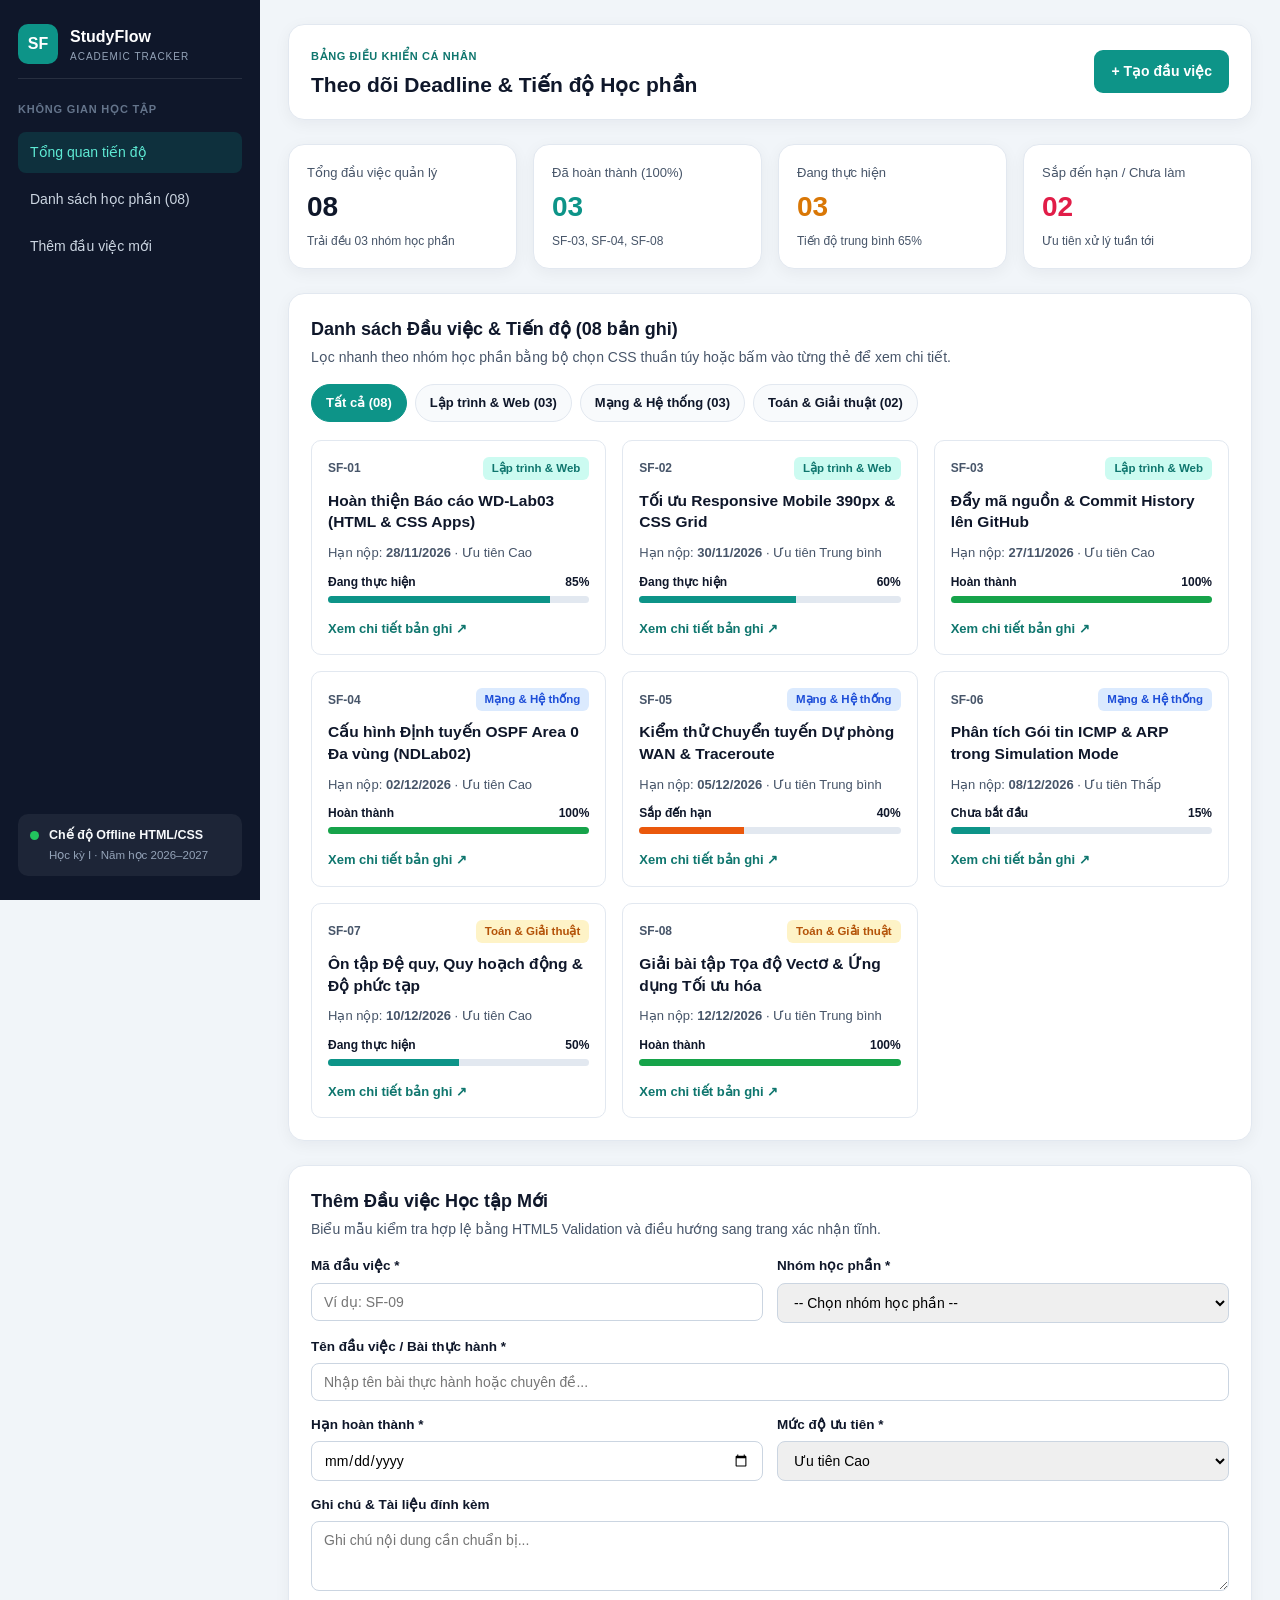
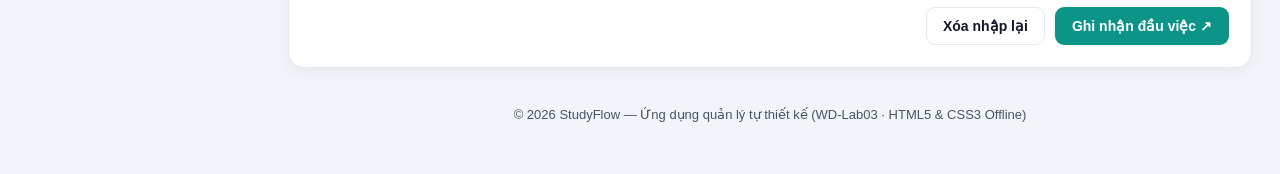
<file: StudyFlow/index.html>
<!DOCTYPE html>
<html lang="vi">
<head>
  <meta charset="utf-8" />
  <meta name="viewport" content="width=device-width, initial-scale=1.0" />
  <meta name="description" content="StudyFlow - Ứng dụng quản lý lịch học, deadline và tiến độ học phần cá nhân" />
  <title>StudyFlow — Quản lý Lịch học & Tiến độ Học phần</title>
  <link rel="stylesheet" href="styles.css" />
</head>
<body>
  <div class="app-shell">
    <!-- SIDEBAR ĐIỀU HƯỚNG -->
    <aside class="sidebar" aria-label="Thanh điều hướng chính">
      <a class="brand" href="index.html">
        <span class="brand-logo" aria-hidden="true">SF</span>
        <span class="brand-text">
          <strong>StudyFlow</strong>
          <small>ACADEMIC TRACKER</small>
        </span>
      </a>

      <p class="nav-caption">KHÔNG GIAN HỌC TẬP</p>
      <nav class="main-nav">
        <a href="#overview" class="nav-link active">Tổng quan tiến độ</a>
        <a href="#records" class="nav-link">Danh sách học phần (08)</a>
        <a href="#add-record" class="nav-link">Thêm đầu việc mới</a>
      </nav>

      <div class="sidebar-card">
        <span class="status-dot"></span>
        <div>
          <strong>Chế độ Offline HTML/CSS</strong>
          <p>Học kỳ I · Năm học 2026–2027</p>
        </div>
      </div>
    </aside>

    <!-- VÙNG NỘI DUNG CHÍNH -->
    <main class="main-content">
      <header class="topbar">
        <div>
          <span class="breadcrumb">BẢNG ĐIỀU KHIỂN CÁ NHÂN</span>
          <h1>Theo dõi Deadline & Tiến độ Học phần</h1>
        </div>
        <a href="#add-record" class="btn btn-primary">+ Tạo đầu việc</a>
      </header>

      <!-- KHU TỔNG QUAN (CHỤP HÌNH S4) -->
      <section id="overview" class="stats-grid" aria-label="Thống kê tổng quan">
        <article class="stat-card">
          <span class="stat-label">Tổng đầu việc quản lý</span>
          <strong class="stat-value">08</strong>
          <span class="stat-sub">Trải đều 03 nhóm học phần</span>
        </article>
        <article class="stat-card accent-teal">
          <span class="stat-label">Đã hoàn thành (100%)</span>
          <strong class="stat-value">03</strong>
          <span class="stat-sub">SF-03, SF-04, SF-08</span>
        </article>
        <article class="stat-card accent-amber">
          <span class="stat-label">Đang thực hiện</span>
          <strong class="stat-value">03</strong>
          <span class="stat-sub">Tiến độ trung bình 65%</span>
        </article>
        <article class="stat-card accent-rose">
          <span class="stat-label">Sắp đến hạn / Chưa làm</span>
          <strong class="stat-value">02</strong>
          <span class="stat-sub">Ưu tiên xử lý tuần tới</span>
        </article>
      </section>

      <!-- KHU DANH SÁCH & BỘ LỌC CSS-ONLY (CHỤP HÌNH S5) -->
      <section id="records" class="records-section" aria-labelledby="records-title">
        <div class="section-head">
          <div>
            <h2 id="records-title">Danh sách Đầu việc & Tiến độ (08 bản ghi)</h2>
            <p>Lọc nhanh theo nhóm học phần bằng bộ chọn CSS thuần túy hoặc bấm vào từng thẻ để xem chi tiết.</p>
          </div>
        </div>

        <!-- RADIO INPUT ẨN ĐIỀU KHIỂN BỘ LỌC -->
        <input type="radio" name="group-filter" id="filter-all" class="sr-only" checked />
        <input type="radio" name="group-filter" id="filter-web" class="sr-only" />
        <input type="radio" name="group-filter" id="filter-net" class="sr-only" />
        <input type="radio" name="group-filter" id="filter-math" class="sr-only" />

        <div class="filter-bar" role="group" aria-label="Bộ lọc nhóm học phần">
          <label for="filter-all" class="filter-pill">Tất cả (08)</label>
          <label for="filter-web" class="filter-pill">Lập trình & Web (03)</label>
          <label for="filter-net" class="filter-pill">Mạng & Hệ thống (03)</label>
          <label for="filter-math" class="filter-pill">Toán & Giải thuật (02)</label>
        </div>

        <div class="records-grid">
          <!-- RECORD 01 -->
          <article class="record-card" data-group="lap-trinh-web">
            <div class="card-top">
              <span class="code-tag">SF-01</span>
              <span class="group-badge badge-web">Lập trình & Web</span>
            </div>
            <h3>Hoàn thiện Báo cáo WD-Lab03 (HTML & CSS Apps)</h3>
            <p class="card-meta">Hạn nộp: <strong>28/11/2026</strong> · Ưu tiên Cao</p>
            <div class="progress-wrap">
              <div class="progress-info"><span>Đang thực hiện</span><span>85%</span></div>
              <div class="progress-bar"><span style="width: 85%"></span></div>
            </div>
            <a href="#detail-sf01" class="btn-detail">Xem chi tiết bản ghi ↗</a>
          </article>

          <!-- RECORD 02 -->
          <article class="record-card" data-group="lap-trinh-web">
            <div class="card-top">
              <span class="code-tag">SF-02</span>
              <span class="group-badge badge-web">Lập trình & Web</span>
            </div>
            <h3>Tối ưu Responsive Mobile 390px & CSS Grid</h3>
            <p class="card-meta">Hạn nộp: <strong>30/11/2026</strong> · Ưu tiên Trung bình</p>
            <div class="progress-wrap">
              <div class="progress-info"><span>Đang thực hiện</span><span>60%</span></div>
              <div class="progress-bar"><span style="width: 60%"></span></div>
            </div>
            <a href="#detail-sf02" class="btn-detail">Xem chi tiết bản ghi ↗</a>
          </article>

          <!-- RECORD 03 -->
          <article class="record-card" data-group="lap-trinh-web">
            <div class="card-top">
              <span class="code-tag">SF-03</span>
              <span class="group-badge badge-web">Lập trình & Web</span>
            </div>
            <h3>Đẩy mã nguồn & Commit History lên GitHub</h3>
            <p class="card-meta">Hạn nộp: <strong>27/11/2026</strong> · Ưu tiên Cao</p>
            <div class="progress-wrap">
              <div class="progress-info"><span>Hoàn thành</span><span>100%</span></div>
              <div class="progress-bar done"><span style="width: 100%"></span></div>
            </div>
            <a href="#detail-sf03" class="btn-detail">Xem chi tiết bản ghi ↗</a>
          </article>

          <!-- RECORD 04 -->
          <article class="record-card" data-group="mang-he-thong">
            <div class="card-top">
              <span class="code-tag">SF-04</span>
              <span class="group-badge badge-net">Mạng & Hệ thống</span>
            </div>
            <h3>Cấu hình Định tuyến OSPF Area 0 Đa vùng (NDLab02)</h3>
            <p class="card-meta">Hạn nộp: <strong>02/12/2026</strong> · Ưu tiên Cao</p>
            <div class="progress-wrap">
              <div class="progress-info"><span>Hoàn thành</span><span>100%</span></div>
              <div class="progress-bar done"><span style="width: 100%"></span></div>
            </div>
            <a href="#detail-sf04" class="btn-detail">Xem chi tiết bản ghi ↗</a>
          </article>

          <!-- RECORD 05 -->
          <article class="record-card" data-group="mang-he-thong">
            <div class="card-top">
              <span class="code-tag">SF-05</span>
              <span class="group-badge badge-net">Mạng & Hệ thống</span>
            </div>
            <h3>Kiểm thử Chuyển tuyến Dự phòng WAN & Traceroute</h3>
            <p class="card-meta">Hạn nộp: <strong>05/12/2026</strong> · Ưu tiên Trung bình</p>
            <div class="progress-wrap">
              <div class="progress-info"><span>Sắp đến hạn</span><span>40%</span></div>
              <div class="progress-bar warn"><span style="width: 40%"></span></div>
            </div>
            <a href="#detail-sf05" class="btn-detail">Xem chi tiết bản ghi ↗</a>
          </article>

          <!-- RECORD 06 -->
          <article class="record-card" data-group="mang-he-thong">
            <div class="card-top">
              <span class="code-tag">SF-06</span>
              <span class="group-badge badge-net">Mạng & Hệ thống</span>
            </div>
            <h3>Phân tích Gói tin ICMP & ARP trong Simulation Mode</h3>
            <p class="card-meta">Hạn nộp: <strong>08/12/2026</strong> · Ưu tiên Thấp</p>
            <div class="progress-wrap">
              <div class="progress-info"><span>Chưa bắt đầu</span><span>15%</span></div>
              <div class="progress-bar"><span style="width: 15%"></span></div>
            </div>
            <a href="#detail-sf06" class="btn-detail">Xem chi tiết bản ghi ↗</a>
          </article>

          <!-- RECORD 07 -->
          <article class="record-card" data-group="toan-giai-thuat">
            <div class="card-top">
              <span class="code-tag">SF-07</span>
              <span class="group-badge badge-math">Toán & Giải thuật</span>
            </div>
            <h3>Ôn tập Đệ quy, Quy hoạch động & Độ phức tạp</h3>
            <p class="card-meta">Hạn nộp: <strong>10/12/2026</strong> · Ưu tiên Cao</p>
            <div class="progress-wrap">
              <div class="progress-info"><span>Đang thực hiện</span><span>50%</span></div>
              <div class="progress-bar"><span style="width: 50%"></span></div>
            </div>
            <a href="#detail-sf07" class="btn-detail">Xem chi tiết bản ghi ↗</a>
          </article>

          <!-- RECORD 08 -->
          <article class="record-card" data-group="toan-giai-thuat">
            <div class="card-top">
              <span class="code-tag">SF-08</span>
              <span class="group-badge badge-math">Toán & Giải thuật</span>
            </div>
            <h3>Giải bài tập Tọa độ Vectơ & Ứng dụng Tối ưu hóa</h3>
            <p class="card-meta">Hạn nộp: <strong>12/12/2026</strong> · Ưu tiên Trung bình</p>
            <div class="progress-wrap">
              <div class="progress-info"><span>Hoàn thành</span><span>100%</span></div>
              <div class="progress-bar done"><span style="width: 100%"></span></div>
            </div>
            <a href="#detail-sf08" class="btn-detail">Xem chi tiết bản ghi ↗</a>
          </article>
        </div>
      </section>

      <!-- BIỂU MẪU THÊM ĐẦU VIỆC (CHỤP HÌNH S6) -->
      <section id="add-record" class="form-section" aria-labelledby="form-title">
        <div class="section-head">
          <div>
            <h2 id="form-title">Thêm Đầu việc Học tập Mới</h2>
            <p>Biểu mẫu kiểm tra hợp lệ bằng HTML5 Validation và điều hướng sang trang xác nhận tĩnh.</p>
          </div>
        </div>

        <form action="form-result.html" method="get" class="study-form">
          <div class="form-grid">
            <div class="form-group">
              <label for="task-code">Mã đầu việc *</label>
              <input id="task-code" name="task_code" type="text" placeholder="Ví dụ: SF-09" minlength="4" maxlength="12" required />
            </div>

            <div class="form-group">
              <label for="task-group">Nhóm học phần *</label>
              <select id="task-group" name="task_group" required>
                <option value="">-- Chọn nhóm học phần --</option>
                <option value="lap-trinh-web">Lập trình & Web</option>
                <option value="mang-he-thong">Mạng & Hệ thống</option>
                <option value="toan-giai-thuat">Toán & Giải thuật</option>
              </select>
            </div>

            <div class="form-group full-span">
              <label for="task-name">Tên đầu việc / Bài thực hành *</label>
              <input id="task-name" name="task_name" type="text" placeholder="Nhập tên bài thực hành hoặc chuyên đề..." minlength="5" required />
            </div>

            <div class="form-group">
              <label for="task-deadline">Hạn hoàn thành *</label>
              <input id="task-deadline" name="task_deadline" type="date" required />
            </div>

            <div class="form-group">
              <label for="task-priority">Mức độ ưu tiên *</label>
              <select id="task-priority" name="task_priority" required>
                <option value="cao">Ưu tiên Cao</option>
                <option value="trung-binh">Ưu tiên Trung bình</option>
                <option value="thap">Ưu tiên Thấp</option>
              </select>
            </div>

            <div class="form-group full-span">
              <label for="task-note">Ghi chú & Tài liệu đính kèm</label>
              <textarea id="task-note" name="task_note" rows="3" placeholder="Ghi chú nội dung cần chuẩn bị..."></textarea>
            </div>
          </div>

          <div class="form-actions">
            <button type="reset" class="btn btn-ghost">Xóa nhập lại</button>
            <button type="submit" class="btn btn-primary">Ghi nhận đầu việc ↗</button>
          </div>
        </form>
      </section>

      <footer class="site-footer">
        <p>© 2026 StudyFlow — Ứng dụng quản lý tự thiết kế (WD-Lab03 · HTML5 & CSS3 Offline)</p>
      </footer>
    </main>
  </div>

  <!-- CÁC CỬA SỔ CHI TIẾT BẢN GHI BẰNG :TARGET -->
  <section class="modal" id="detail-sf01" aria-label="Chi tiết SF-01">
    <a class="modal-backdrop" href="#records" aria-label="Đóng"></a>
    <div class="modal-box">
      <a class="modal-close" href="#records" title="Đóng">×</a>
      <span class="group-badge badge-web">SF-01 · Lập trình & Web</span>
      <h2>Hoàn thiện Báo cáo WD-Lab03 (HTML & CSS Apps)</h2>
      <p><strong>Hạn hoàn thành:</strong> 28/11/2026 | <strong>Tiến độ:</strong> 85%</p>
      <p><strong>Nội dung chi tiết:</strong> Hoàn tất đối chiếu Before/After ứng dụng WanderLens, xây dựng ứng dụng mới StudyFlow, giải thích 12 trích đoạn code và xuất file PDF đúng quy cách.</p>
      <a href="#records" class="btn btn-primary">Đóng cửa sổ</a>
    </div>
  </section>

  <section class="modal" id="detail-sf02" aria-label="Chi tiết SF-02">
    <a class="modal-backdrop" href="#records" aria-label="Đóng"></a>
    <div class="modal-box">
      <a class="modal-close" href="#records" title="Đóng">×</a>
      <span class="group-badge badge-web">SF-02 · Lập trình & Web</span>
      <h2>Tối ưu Responsive Mobile 390px & CSS Grid</h2>
      <p><strong>Hạn hoàn thành:</strong> 30/11/2026 | <strong>Tiến độ:</strong> 60%</p>
      <p><strong>Nội dung chi tiết:</strong> Kiểm thử breakpoint 1024px, 768px và 390px trên Chrome DevTools, đảm bảo lưới card tự co giãn 1 cột trên điện thoại và không tràn ngang.</p>
      <a href="#records" class="btn btn-primary">Đóng cửa sổ</a>
    </div>
  </section>

  <section class="modal" id="detail-sf03" aria-label="Chi tiết SF-03">
    <a class="modal-backdrop" href="#records" aria-label="Đóng"></a>
    <div class="modal-box">
      <a class="modal-close" href="#records" title="Đóng">×</a>
      <span class="group-badge badge-web">SF-03 · Lập trình & Web</span>
      <h2>Đẩy mã nguồn & Commit History lên GitHub</h2>
      <p><strong>Hạn hoàn thành:</strong> 27/11/2026 | <strong>Tiến độ:</strong> 100% (Hoàn thành)</p>
      <p><strong>Nội dung chi tiết:</strong> Tổ chức 02 thư mục dự án độc lập, viết README.md và thực hiện commit theo từng giai đoạn lên nhánh main.</p>
      <a href="#records" class="btn btn-primary">Đóng cửa sổ</a>
    </div>
  </section>

  <section class="modal" id="detail-sf04" aria-label="Chi tiết SF-04">
    <a class="modal-backdrop" href="#records" aria-label="Đóng"></a>
    <div class="modal-box">
      <a class="modal-close" href="#records" title="Đóng">×</a>
      <span class="group-badge badge-net">SF-04 · Mạng & Hệ thống</span>
      <h2>Cấu hình Định tuyến OSPF Area 0 Đa vùng (NDLab02)</h2>
      <p><strong>Hạn hoàn thành:</strong> 02/12/2026 | <strong>Tiến độ:</strong> 100% (Hoàn thành)</p>
      <p><strong>Nội dung chi tiết:</strong> Triển khai mô hình 4 Router (R1–R4), 4 Switch, 10 PC, gán IP subnet /24, cấu hình clock rate đầu DCE và kích hoạt OSPF process 1 Area 0.</p>
      <a href="#records" class="btn btn-primary">Đóng cửa sổ</a>
    </div>
  </section>

  <section class="modal" id="detail-sf05" aria-label="Chi tiết SF-05">
    <a class="modal-backdrop" href="#records" aria-label="Đóng"></a>
    <div class="modal-box">
      <a class="modal-close" href="#records" title="Đóng">×</a>
      <span class="group-badge badge-net">SF-05 · Mạng & Hệ thống</span>
      <h2>Kiểm thử Chuyển tuyến Dự phòng WAN & Traceroute</h2>
      <p><strong>Hạn hoàn thành:</strong> 05/12/2026 | <strong>Tiến độ:</strong> 40% (Sắp đến hạn)</p>
      <p><strong>Nội dung chi tiết:</strong> Ngắt liên kết Serial chính giữa R1–R3, đo thời gian hội tụ OSPF và đối chiếu bảng định tuyến trước/sau failover bằng lệnh tracert.</p>
      <a href="#records" class="btn btn-primary">Đóng cửa sổ</a>
    </div>
  </section>

  <section class="modal" id="detail-sf06" aria-label="Chi tiết SF-06">
    <a class="modal-backdrop" href="#records" aria-label="Đóng"></a>
    <div class="modal-box">
      <a class="modal-close" href="#records" title="Đóng">×</a>
      <span class="group-badge badge-net">SF-06 · Mạng & Hệ thống</span>
      <h2>Phân tích Gói tin ICMP & ARP trong Simulation Mode</h2>
      <p><strong>Hạn hoàn thành:</strong> 08/12/2026 | <strong>Tiến độ:</strong> 15% (Chưa bắt đầu)</p>
      <p><strong>Nội dung chi tiết:</strong> Chụp PDU Details qua các chặng nhảy từ PC0 đến PC9 để phân tích sự thay đổi địa chỉ MAC nguồn/đích và chỉ số TTL.</p>
      <a href="#records" class="btn btn-primary">Đóng cửa sổ</a>
    </div>
  </section>

  <section class="modal" id="detail-sf07" aria-label="Chi tiết SF-07">
    <a class="modal-backdrop" href="#records" aria-label="Đóng"></a>
    <div class="modal-box">
      <a class="modal-close" href="#records" title="Đóng">×</a>
      <span class="group-badge badge-math">SF-07 · Toán & Giải thuật</span>
      <h2>Ôn tập Đệ quy, Quy hoạch động & Độ phức tạp</h2>
      <p><strong>Hạn hoàn thành:</strong> 10/12/2026 | <strong>Tiến độ:</strong> 50% (Đang thực hiện)</p>
      <p><strong>Nội dung chi tiết:</strong> Hệ thống hóa công thức truy hồi, đánh giá độ phức tạp Big-O và luyện tập 15 bài toán tối ưu hóa kinh điển.</p>
      <a href="#records" class="btn btn-primary">Đóng cửa sổ</a>
    </div>
  </section>

  <section class="modal" id="detail-sf08" aria-label="Chi tiết SF-08">
    <a class="modal-backdrop" href="#records" aria-label="Đóng"></a>
    <div class="modal-box">
      <a class="modal-close" href="#records" title="Đóng">×</a>
      <span class="group-badge badge-math">SF-08 · Toán & Giải thuật</span>
      <h2>Giải bài tập Tọa độ Vectơ & Ứng dụng Tối ưu hóa</h2>
      <p><strong>Hạn hoàn thành:</strong> 12/12/2026 | <strong>Tiến độ:</strong> 100% (Hoàn thành)</p>
      <p><strong>Nội dung chi tiết:</strong> Hoàn thiện bộ lời giải chi tiết các bài toán tọa độ Oxy/Oxyz và bài toán cực trị ứng dụng thực tế.</p>
      <a href="#records" class="btn btn-primary">Đóng cửa sổ</a>
    </div>
  </section>
</body>
</html>
</file>
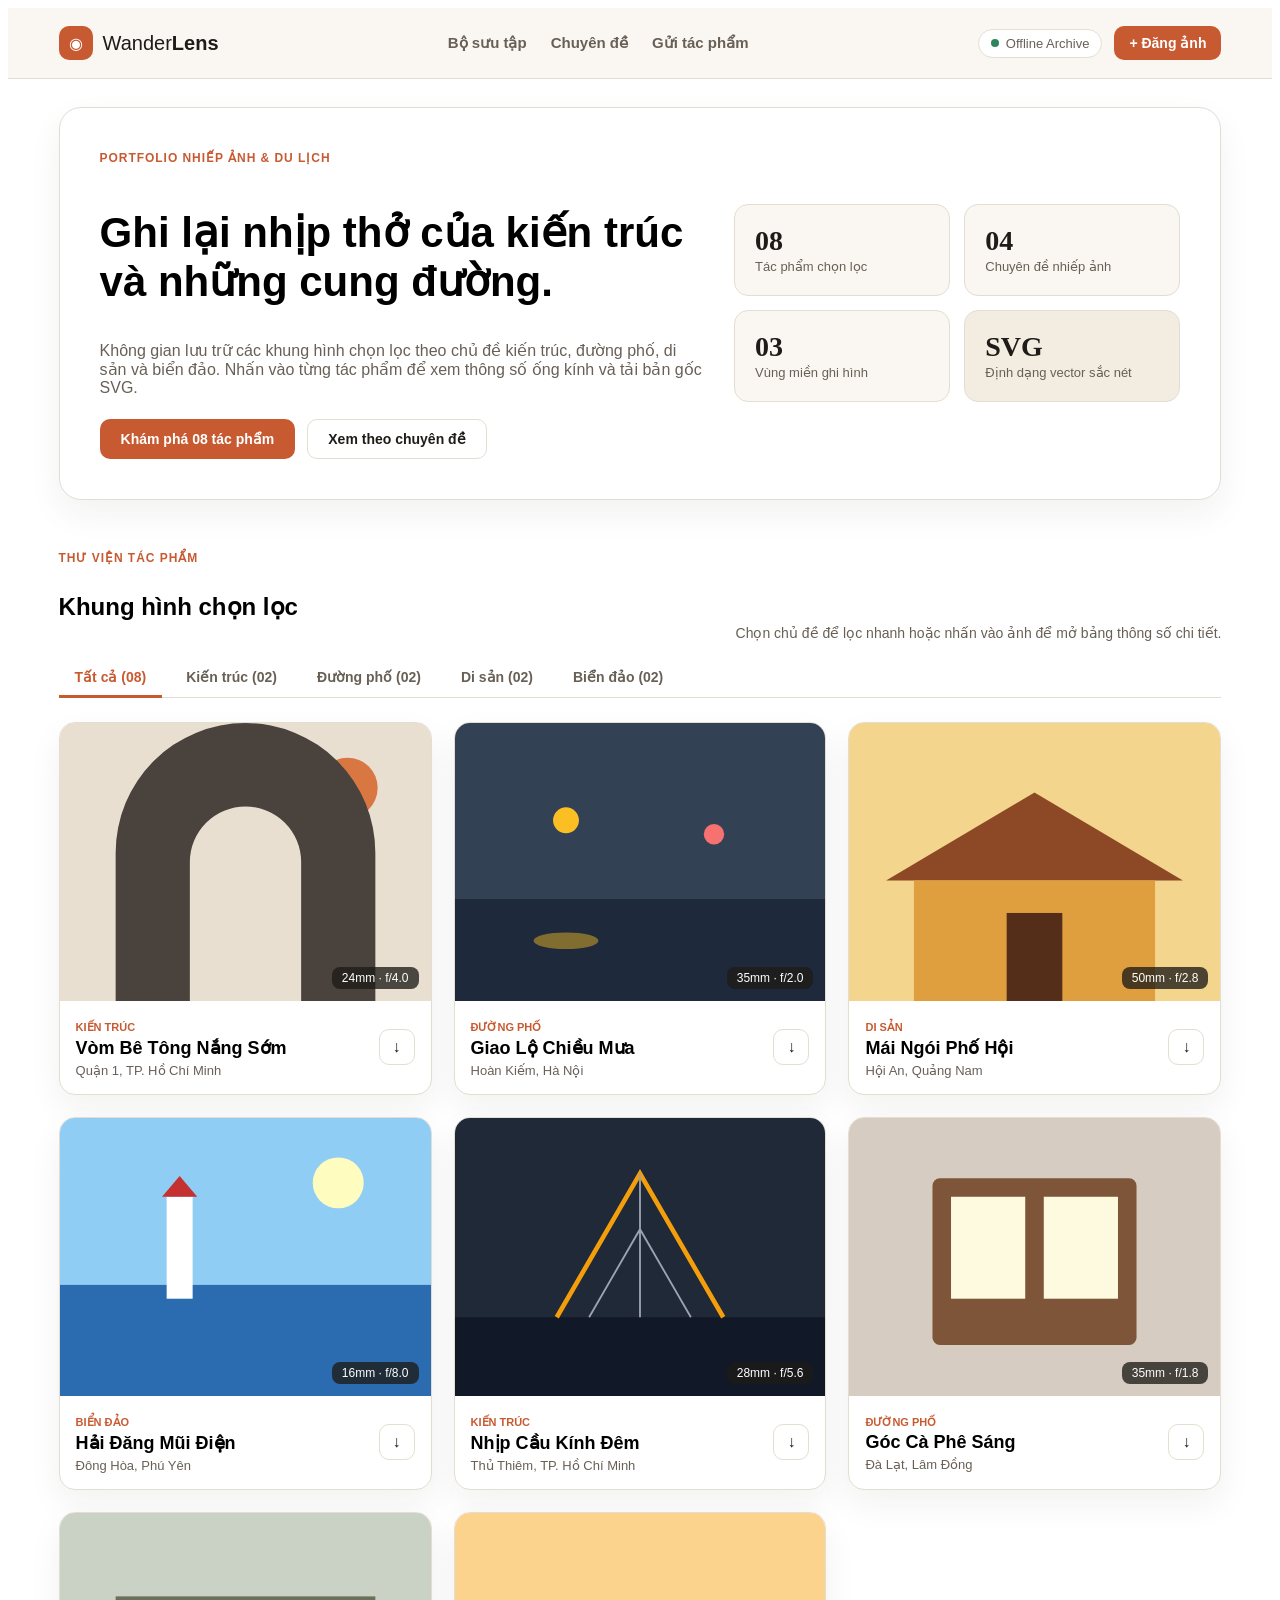
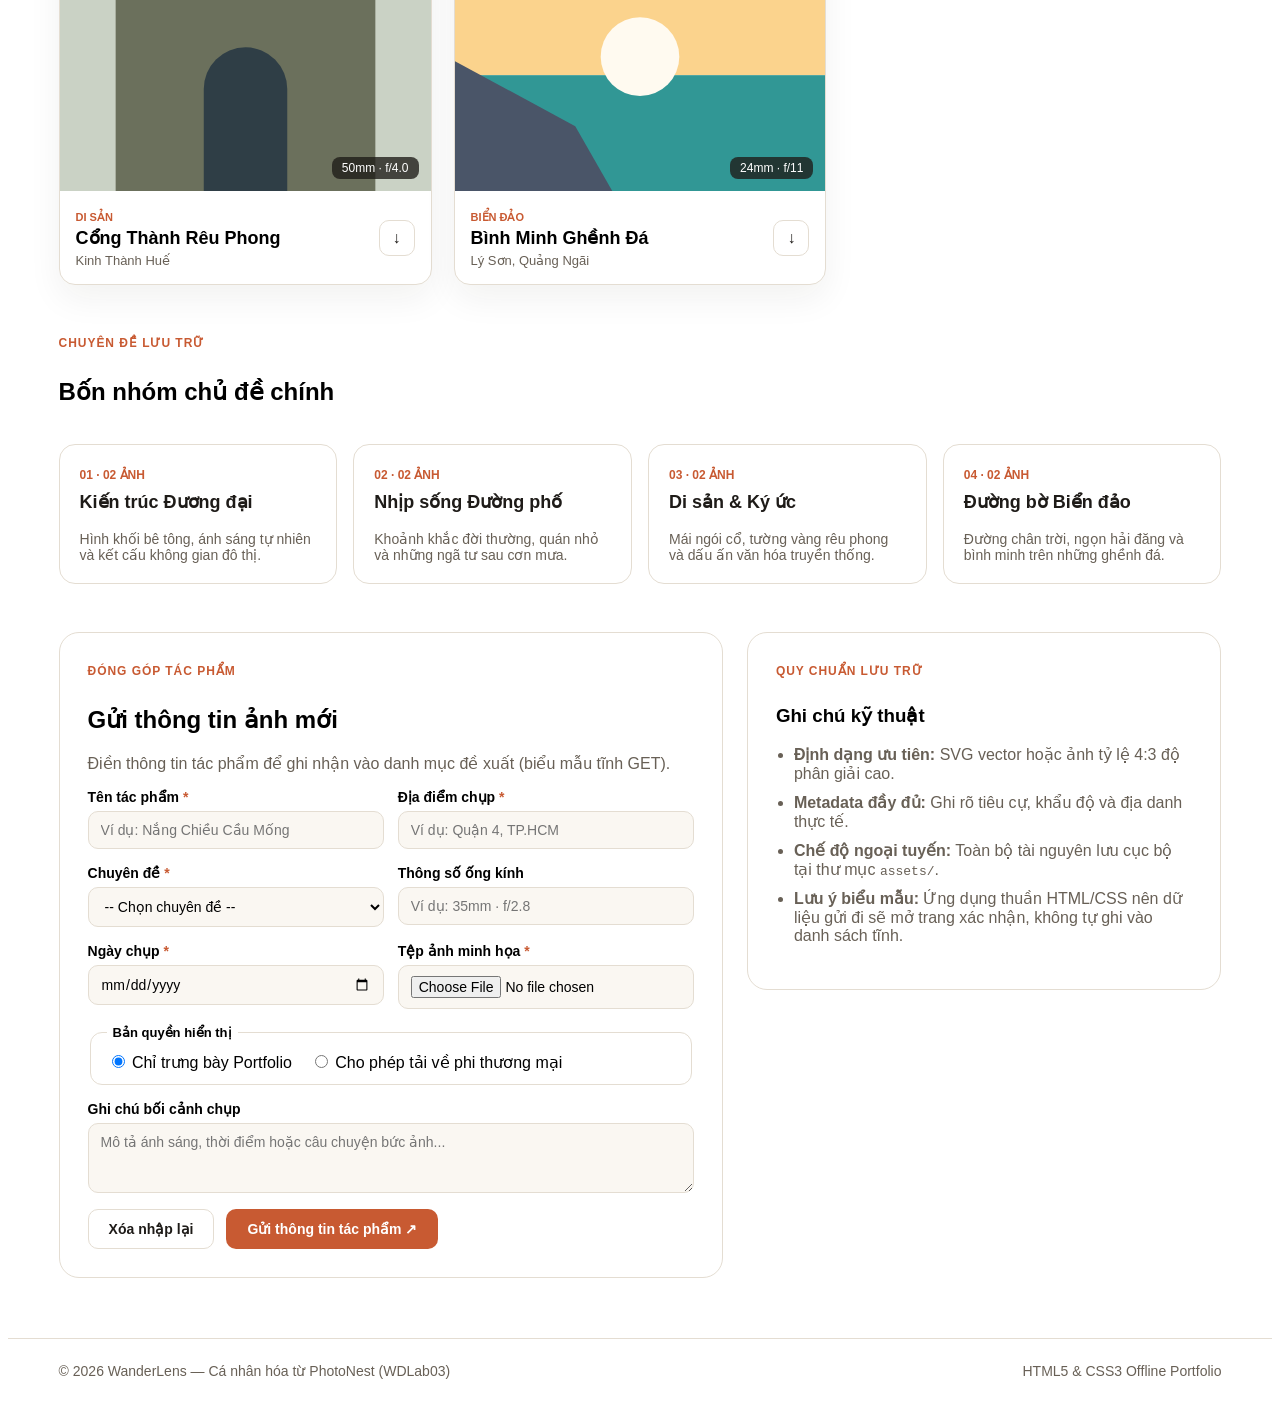
<file: Wanderlens/index.html>
<!DOCTYPE html>
<html lang="vi">
<head>
  <meta charset="utf-8" />
  <meta name="viewport" content="width=device-width, initial-scale=1" />
  <meta name="description" content="WanderLens — Bộ sưu tập Nhiếp ảnh Kiến trúc & Du lịch" />
  <title>WanderLens | Bộ sưu tập Nhiếp ảnh &amp; Du lịch</title>
  <link rel="stylesheet" href="styles.css" />
</head>
<body>
  <header class="site-header">
    <div class="container header-inner">
      <a class="brand" href="index.html">
        <span class="brand-mark" aria-hidden="true">◉</span>
        <span class="brand-text">Wander<strong>Lens</strong></span>
      </a>
      <nav class="main-nav" aria-label="Điều hướng chính">
        <a href="#gallery">Bộ sưu tập</a>
        <a href="#curated">Chuyên đề</a>
        <a href="#submit-photo">Gửi tác phẩm</a>
      </nav>
      <div class="header-status">
        <span class="offline-pill"><i class="dot" aria-hidden="true"></i>Offline Archive</span>
        <a class="btn btn-primary btn-sm" href="#submit-photo">+ Đăng ảnh</a>
      </div>
    </div>
  </header>

  <main class="container">
    <!-- SPLIT EDITORIAL HERO -->
    <section class="hero" aria-label="Giới thiệu WanderLens">
      <div class="hero-content">
        <span class="eyebrow">PORTFOLIO NHIẾP ẢNH &amp; DU LỊCH</span>
        <h1>Ghi lại nhịp thở của kiến trúc và những cung đường.</h1>
        <p>
          Không gian lưu trữ các khung hình chọn lọc theo chủ đề kiến trúc, đường phố, di sản và biển đảo.
          Nhấn vào từng tác phẩm để xem thông số ống kính và tải bản gốc SVG.
        </p>
        <div class="hero-actions">
          <a class="btn btn-primary" href="#gallery">Khám phá 08 tác phẩm</a>
          <a class="btn btn-ghost" href="#curated">Xem theo chuyên đề</a>
        </div>
      </div>

      <div class="hero-stats" aria-label="Thống kê bộ sưu tập">
        <div class="stat-box">
          <strong>08</strong>
          <span>Tác phẩm chọn lọc</span>
        </div>
        <div class="stat-box">
          <strong>04</strong>
          <span>Chuyên đề nhiếp ảnh</span>
        </div>
        <div class="stat-box">
          <strong>03</strong>
          <span>Vùng miền ghi hình</span>
        </div>
        <div class="stat-box stat-highlight">
          <strong>SVG</strong>
          <span>Định dạng vector sắc nét</span>
        </div>
      </div>
    </section>

    <!-- GALLERY & CSS-ONLY RADIO FILTER -->
    <section id="gallery" class="section-block">
      <div class="section-heading">
        <div>
          <span class="eyebrow">THƯ VIỆN TÁC PHẨM</span>
          <h2>Khung hình chọn lọc</h2>
        </div>
        <p class="section-note">Chọn chủ đề để lọc nhanh hoặc nhấn vào ảnh để mở bảng thông số chi tiết.</p>
      </div>

      <div class="filter-system">
        <input type="radio" name="lens-filter" id="f-all" class="filter-radio" checked />
        <input type="radio" name="lens-filter" id="f-arch" class="filter-radio" />
        <input type="radio" name="lens-filter" id="f-street" class="filter-radio" />
        <input type="radio" name="lens-filter" id="f-heritage" class="filter-radio" />
        <input type="radio" name="lens-filter" id="f-coast" class="filter-radio" />

        <div class="filter-tabs" role="group" aria-label="Lọc theo chuyên đề">
          <label for="f-all">Tất cả (08)</label>
          <label for="f-arch">Kiến trúc (02)</label>
          <label for="f-street">Đường phố (02)</label>
          <label for="f-heritage">Di sản (02)</label>
          <label for="f-coast">Biển đảo (02)</label>
        </div>

        <div class="photo-grid">
          <!-- 01 -->
          <article class="photo-card cat-arch">
            <a class="thumb-link" href="#work-1" aria-label="Xem chi tiết Vòm Bê Tông Nắng Sớm">
              <img src="assets/arch-01.svg" alt="Vòm Bê Tông Nắng Sớm" width="800" height="600" loading="lazy" />
              <span class="exif-badge">24mm · f/4.0</span>
            </a>
            <div class="card-body">
              <div>
                <span class="cat-label">Kiến trúc</span>
                <h3>Vòm Bê Tông Nắng Sớm</h3>
                <p class="location">Quận 1, TP. Hồ Chí Minh</p>
              </div>
              <a class="dl-btn" href="assets/arch-01.svg" download="arch-01.svg" title="Tải ảnh SVG">↓</a>
            </div>
          </article>

          <!-- 02 -->
          <article class="photo-card cat-street">
            <a class="thumb-link" href="#work-2" aria-label="Xem chi tiết Giao Lộ Chiều Mưa">
              <img src="assets/street-01.svg" alt="Giao Lộ Chiều Mưa" width="800" height="600" loading="lazy" />
              <span class="exif-badge">35mm · f/2.0</span>
            </a>
            <div class="card-body">
              <div>
                <span class="cat-label">Đường phố</span>
                <h3>Giao Lộ Chiều Mưa</h3>
                <p class="location">Hoàn Kiếm, Hà Nội</p>
              </div>
              <a class="dl-btn" href="assets/street-01.svg" download="street-01.svg" title="Tải ảnh SVG">↓</a>
            </div>
          </article>

          <!-- 03 -->
          <article class="photo-card cat-heritage">
            <a class="thumb-link" href="#work-3" aria-label="Xem chi tiết Mái Ngói Phố Hội">
              <img src="assets/heritage-01.svg" alt="Mái Ngói Phố Hội" width="800" height="600" loading="lazy" />
              <span class="exif-badge">50mm · f/2.8</span>
            </a>
            <div class="card-body">
              <div>
                <span class="cat-label">Di sản</span>
                <h3>Mái Ngói Phố Hội</h3>
                <p class="location">Hội An, Quảng Nam</p>
              </div>
              <a class="dl-btn" href="assets/heritage-01.svg" download="heritage-01.svg" title="Tải ảnh SVG">↓</a>
            </div>
          </article>

          <!-- 04 -->
          <article class="photo-card cat-coast">
            <a class="thumb-link" href="#work-4" aria-label="Xem chi tiết Hải Đăng Mũi Điện">
              <img src="assets/coast-01.svg" alt="Hải Đăng Mũi Điện" width="800" height="600" loading="lazy" />
              <span class="exif-badge">16mm · f/8.0</span>
            </a>
            <div class="card-body">
              <div>
                <span class="cat-label">Biển đảo</span>
                <h3>Hải Đăng Mũi Điện</h3>
                <p class="location">Đông Hòa, Phú Yên</p>
              </div>
              <a class="dl-btn" href="assets/coast-01.svg" download="coast-01.svg" title="Tải ảnh SVG">↓</a>
            </div>
          </article>

          <!-- 05 -->
          <article class="photo-card cat-arch">
            <a class="thumb-link" href="#work-5" aria-label="Xem chi tiết Nhịp Cầu Kính Đêm">
              <img src="assets/arch-02.svg" alt="Nhịp Cầu Kính Đêm" width="800" height="600" loading="lazy" />
              <span class="exif-badge">28mm · f/5.6</span>
            </a>
            <div class="card-body">
              <div>
                <span class="cat-label">Kiến trúc</span>
                <h3>Nhịp Cầu Kính Đêm</h3>
                <p class="location">Thủ Thiêm, TP. Hồ Chí Minh</p>
              </div>
              <a class="dl-btn" href="assets/arch-02.svg" download="arch-02.svg" title="Tải ảnh SVG">↓</a>
            </div>
          </article>

          <!-- 06 -->
          <article class="photo-card cat-street">
            <a class="thumb-link" href="#work-6" aria-label="Xem chi tiết Góc Cà Phê Sáng">
              <img src="assets/street-02.svg" alt="Góc Cà Phê Sáng" width="800" height="600" loading="lazy" />
              <span class="exif-badge">35mm · f/1.8</span>
            </a>
            <div class="card-body">
              <div>
                <span class="cat-label">Đường phố</span>
                <h3>Góc Cà Phê Sáng</h3>
                <p class="location">Đà Lạt, Lâm Đồng</p>
              </div>
              <a class="dl-btn" href="assets/street-02.svg" download="street-02.svg" title="Tải ảnh SVG">↓</a>
            </div>
          </article>

          <!-- 07 -->
          <article class="photo-card cat-heritage">
            <a class="thumb-link" href="#work-7" aria-label="Xem chi tiết Cổng Thành Rêu Phong">
              <img src="assets/heritage-02.svg" alt="Cổng Thành Rêu Phong" width="800" height="600" loading="lazy" />
              <span class="exif-badge">50mm · f/4.0</span>
            </a>
            <div class="card-body">
              <div>
                <span class="cat-label">Di sản</span>
                <h3>Cổng Thành Rêu Phong</h3>
                <p class="location">Kinh Thành Huế</p>
              </div>
              <a class="dl-btn" href="assets/heritage-02.svg" download="heritage-02.svg" title="Tải ảnh SVG">↓</a>
            </div>
          </article>

          <!-- 08 -->
          <article class="photo-card cat-coast">
            <a class="thumb-link" href="#work-8" aria-label="Xem chi tiết Bình Minh Ghềnh Đá">
              <img src="assets/coast-02.svg" alt="Bình Minh Ghềnh Đá" width="800" height="600" loading="lazy" />
              <span class="exif-badge">24mm · f/11</span>
            </a>
            <div class="card-body">
              <div>
                <span class="cat-label">Biển đảo</span>
                <h3>Bình Minh Ghềnh Đá</h3>
                <p class="location">Lý Sơn, Quảng Ngãi</p>
              </div>
              <a class="dl-btn" href="assets/coast-02.svg" download="coast-02.svg" title="Tải ảnh SVG">↓</a>
            </div>
          </article>
        </div>
      </div>
    </section>

    <!-- CURATED COLLECTIONS -->
    <section id="curated" class="section-block">
      <div class="section-heading">
        <div>
          <span class="eyebrow">CHUYÊN ĐỀ LƯU TRỮ</span>
          <h2>Bốn nhóm chủ đề chính</h2>
        </div>
      </div>
      <div class="curated-grid">
        <a class="curated-card" href="#gallery">
          <span class="curated-num">01 · 02 ẢNH</span>
          <h3>Kiến trúc Đương đại</h3>
          <p>Hình khối bê tông, ánh sáng tự nhiên và kết cấu không gian đô thị.</p>
        </a>
        <a class="curated-card" href="#gallery">
          <span class="curated-num">02 · 02 ẢNH</span>
          <h3>Nhịp sống Đường phố</h3>
          <p>Khoảnh khắc đời thường, quán nhỏ và những ngã tư sau cơn mưa.</p>
        </a>
        <a class="curated-card" href="#gallery">
          <span class="curated-num">03 · 02 ẢNH</span>
          <h3>Di sản &amp; Ký ức</h3>
          <p>Mái ngói cổ, tường vàng rêu phong và dấu ấn văn hóa truyền thống.</p>
        </a>
        <a class="curated-card" href="#gallery">
          <span class="curated-num">04 · 02 ẢNH</span>
          <h3>Đường bờ Biển đảo</h3>
          <p>Đường chân trời, ngọn hải đăng và bình minh trên những ghềnh đá.</p>
        </a>
      </div>
    </section>

    <!-- SUBMIT PHOTO FORM (2 COLUMNS) -->
    <section id="submit-photo" class="section-block">
      <div class="submit-layout">
        <div class="form-panel">
          <span class="eyebrow">ĐÓNG GÓP TÁC PHẨM</span>
          <h2>Gửi thông tin ảnh mới</h2>
          <p class="form-desc">Điền thông tin tác phẩm để ghi nhận vào danh mục đề xuất (biểu mẫu tĩnh GET).</p>

          <form action="form-result.html" method="get" class="editorial-form">
            <div class="form-row">
              <div class="field">
                <label for="w-title">Tên tác phẩm <span class="req">*</span></label>
                <input id="w-title" name="title" type="text" minlength="3" maxlength="80" placeholder="Ví dụ: Nắng Chiều Cầu Mống" required />
              </div>
              <div class="field">
                <label for="w-location">Địa điểm chụp <span class="req">*</span></label>
                <input id="w-location" name="location" type="text" placeholder="Ví dụ: Quận 4, TP.HCM" required />
              </div>
            </div>

            <div class="form-row">
              <div class="field">
                <label for="w-category">Chuyên đề <span class="req">*</span></label>
                <select id="w-category" name="category" required>
                  <option value="">-- Chọn chuyên đề --</option>
                  <option value="arch">Kiến trúc</option>
                  <option value="street">Đường phố</option>
                  <option value="heritage">Di sản</option>
                  <option value="coast">Biển đảo</option>
                </select>
              </div>
              <div class="field">
                <label for="w-lens">Thông số ống kính</label>
                <input id="w-lens" name="lens" type="text" placeholder="Ví dụ: 35mm · f/2.8" />
              </div>
            </div>

            <div class="form-row">
              <div class="field">
                <label for="w-date">Ngày chụp <span class="req">*</span></label>
                <input id="w-date" name="shot_date" type="date" required />
              </div>
              <div class="field">
                <label for="w-file">Tệp ảnh minh họa <span class="req">*</span></label>
                <input id="w-file" name="photo_file" type="file" accept="image/*" required />
              </div>
            </div>

            <fieldset class="radio-group">
              <legend>Bản quyền hiển thị</legend>
              <label><input type="radio" name="license" value="portfolio" checked /> Chỉ trưng bày Portfolio</label>
              <label><input type="radio" name="license" value="cc" /> Cho phép tải về phi thương mại</label>
            </fieldset>

            <div class="field">
              <label for="w-story">Ghi chú bối cảnh chụp</label>
              <textarea id="w-story" name="story" rows="3" placeholder="Mô tả ánh sáng, thời điểm hoặc câu chuyện bức ảnh..."></textarea>
            </div>

            <div class="form-buttons">
              <button type="reset" class="btn btn-ghost">Xóa nhập lại</button>
              <button type="submit" class="btn btn-primary">Gửi thông tin tác phẩm ↗</button>
            </div>
          </form>
        </div>

        <aside class="guide-panel">
          <span class="eyebrow">QUY CHUẨN LƯU TRỮ</span>
          <h3>Ghi chú kỹ thuật</h3>
          <ul>
            <li><strong>Định dạng ưu tiên:</strong> SVG vector hoặc ảnh tỷ lệ 4:3 độ phân giải cao.</li>
            <li><strong>Metadata đầy đủ:</strong> Ghi rõ tiêu cự, khẩu độ và địa danh thực tế.</li>
            <li><strong>Chế độ ngoại tuyến:</strong> Toàn bộ tài nguyên lưu cục bộ tại thư mục <code>assets/</code>.</li>
            <li><strong>Lưu ý biểu mẫu:</strong> Ứng dụng thuần HTML/CSS nên dữ liệu gửi đi sẽ mở trang xác nhận, không tự ghi vào danh sách tĩnh.</li>
          </ul>
        </aside>
      </div>
    </section>
  </main>

  <!-- SPLIT INSPECTOR MODALS (:target) -->
  <section id="work-1" class="modal" aria-label="Chi tiết Vòm Bê Tông Nắng Sớm">
    <a class="modal-backdrop" href="#gallery" aria-label="Đóng cửa sổ"></a>
    <div class="modal-card">
      <a class="modal-close" href="#gallery" aria-label="Đóng">×</a>
      <div class="modal-media"><img src="assets/arch-01.svg" alt="Vòm Bê Tông Nắng Sớm" /></div>
      <div class="modal-info">
        <span class="eyebrow">KIẾN TRÚC · #ARCH-01</span>
        <h2>Vòm Bê Tông Nắng Sớm</h2>
        <p class="modal-desc">Ánh nắng xiên lúc 7 giờ sáng tạo mảng tương phản hình học trên kết cấu vòm bê tông trần tại trung tâm Sài Gòn.</p>
        <dl class="exif-list">
          <dt>Địa điểm</dt><dd>Quận 1, TP. Hồ Chí Minh</dd>
          <dt>Thông số</dt><dd>24mm · f/4.0 · ISO 100</dd>
          <dt>Định dạng</dt><dd>Vector SVG (800 × 600)</dd>
        </dl>
        <a class="btn btn-primary" href="assets/arch-01.svg" download="arch-01.svg">↓ Tải bản gốc SVG</a>
      </div>
    </div>
  </section>

  <section id="work-2" class="modal" aria-label="Chi tiết Giao Lộ Chiều Mưa">
    <a class="modal-backdrop" href="#gallery" aria-label="Đóng cửa sổ"></a>
    <div class="modal-card">
      <a class="modal-close" href="#gallery" aria-label="Đóng">×</a>
      <div class="modal-media"><img src="assets/street-01.svg" alt="Giao Lộ Chiều Mưa" /></div>
      <div class="modal-info">
        <span class="eyebrow">ĐƯỜNG PHỐ · #STR-01</span>
        <h2>Giao Lộ Chiều Mưa</h2>
        <p class="modal-desc">Mặt đường phản chiếu ánh đèn vàng và sắc xanh trầm mặc sau cơn mưa rào phố cổ.</p>
        <dl class="exif-list">
          <dt>Địa điểm</dt><dd>Hoàn Kiếm, Hà Nội</dd>
          <dt>Thông số</dt><dd>35mm · f/2.0 · ISO 400</dd>
          <dt>Định dạng</dt><dd>Vector SVG (800 × 600)</dd>
        </dl>
        <a class="btn btn-primary" href="assets/street-01.svg" download="street-01.svg">↓ Tải bản gốc SVG</a>
      </div>
    </div>
  </section>

  <section id="work-3" class="modal" aria-label="Chi tiết Mái Ngói Phố Hội">
    <a class="modal-backdrop" href="#gallery" aria-label="Đóng cửa sổ"></a>
    <div class="modal-card">
      <a class="modal-close" href="#gallery" aria-label="Đóng">×</a>
      <div class="modal-media"><img src="assets/heritage-01.svg" alt="Mái Ngói Phố Hội" /></div>
      <div class="modal-info">
        <span class="eyebrow">DI SẢN · #HER-01</span>
        <h2>Mái Ngói Phố Hội</h2>
        <p class="modal-desc">Những lớp ngói âm dương xếp tầng dưới nắng chiều vàng ấm đặc trưng của khu phố cổ Hội An.</p>
        <dl class="exif-list">
          <dt>Địa điểm</dt><dd>Hội An, Quảng Nam</dd>
          <dt>Thông số</dt><dd>50mm · f/2.8 · ISO 160</dd>
          <dt>Định dạng</dt><dd>Vector SVG (800 × 600)</dd>
        </dl>
        <a class="btn btn-primary" href="assets/heritage-01.svg" download="heritage-01.svg">↓ Tải bản gốc SVG</a>
      </div>
    </div>
  </section>

  <section id="work-4" class="modal" aria-label="Chi tiết Hải Đăng Mũi Điện">
    <a class="modal-backdrop" href="#gallery" aria-label="Đóng cửa sổ"></a>
    <div class="modal-card">
      <a class="modal-close" href="#gallery" aria-label="Đóng">×</a>
      <div class="modal-media"><img src="assets/coast-01.svg" alt="Hải Đăng Mũi Điện" /></div>
      <div class="modal-info">
        <span class="eyebrow">BIỂN ĐẢO · #COA-01</span>
        <h2>Hải Đăng Mũi Điện</h2>
        <p class="modal-desc">Góc rộng hướng ra đường chân trời nơi đón ánh bình minh đầu tiên trên đất liền.</p>
        <dl class="exif-list">
          <dt>Địa điểm</dt><dd>Đông Hòa, Phú Yên</dd>
          <dt>Thông số</dt><dd>16mm · f/8.0 · ISO 100</dd>
          <dt>Định dạng</dt><dd>Vector SVG (800 × 600)</dd>
        </dl>
        <a class="btn btn-primary" href="assets/coast-01.svg" download="coast-01.svg">↓ Tải bản gốc SVG</a>
      </div>
    </div>
  </section>

  <section id="work-5" class="modal" aria-label="Chi tiết Nhịp Cầu Kính Đêm">
    <a class="modal-backdrop" href="#gallery" aria-label="Đóng cửa sổ"></a>
    <div class="modal-card">
      <a class="modal-close" href="#gallery" aria-label="Đóng">×</a>
      <div class="modal-media"><img src="assets/arch-02.svg" alt="Nhịp Cầu Kính Đêm" /></div>
      <div class="modal-info">
        <span class="eyebrow">KIẾN TRÚC · #ARCH-02</span>
        <h2>Nhịp Cầu Kính Đêm</h2>
        <p class="modal-desc">Đường dây văng đối xứng và nhịp cầu hiện đại phản chiếu xuống mặt sông lúc chạng vạng.</p>
        <dl class="exif-list">
          <dt>Địa điểm</dt><dd>Thủ Thiêm, TP. Hồ Chí Minh</dd>
          <dt>Thông số</dt><dd>28mm · f/5.6 · ISO 200</dd>
          <dt>Định dạng</dt><dd>Vector SVG (800 × 600)</dd>
        </dl>
        <a class="btn btn-primary" href="assets/arch-02.svg" download="arch-02.svg">↓ Tải bản gốc SVG</a>
      </div>
    </div>
  </section>

  <section id="work-6" class="modal" aria-label="Chi tiết Góc Cà Phê Sáng">
    <a class="modal-backdrop" href="#gallery" aria-label="Đóng cửa sổ"></a>
    <div class="modal-card">
      <a class="modal-close" href="#gallery" aria-label="Đóng">×</a>
      <div class="modal-media"><img src="assets/street-02.svg" alt="Góc Cà Phê Sáng" /></div>
      <div class="modal-info">
        <span class="eyebrow">ĐƯỜNG PHỐ · #STR-02</span>
        <h2>Góc Cà Phê Sáng</h2>
        <p class="modal-desc">Khung cửa gỗ nhỏ phủ sương sớm trên con dốc yên tĩnh tại Đà Lạt.</p>
        <dl class="exif-list">
          <dt>Địa điểm</dt><dd>Đà Lạt, Lâm Đồng</dd>
          <dt>Thông số</dt><dd>35mm · f/1.8 · ISO 250</dd>
          <dt>Định dạng</dt><dd>Vector SVG (800 × 600)</dd>
        </dl>
        <a class="btn btn-primary" href="assets/street-02.svg" download="street-02.svg">↓ Tải bản gốc SVG</a>
      </div>
    </div>
  </section>

  <section id="work-7" class="modal" aria-label="Chi tiết Cổng Thành Rêu Phong">
    <a class="modal-backdrop" href="#gallery" aria-label="Đóng cửa sổ"></a>
    <div class="modal-card">
      <a class="modal-close" href="#gallery" aria-label="Đóng">×</a>
      <div class="modal-media"><img src="assets/heritage-02.svg" alt="Cổng Thành Rêu Phong" /></div>
      <div class="modal-info">
        <span class="eyebrow">DI SẢN · #HER-02</span>
        <h2>Cổng Thành Rêu Phong</h2>
        <p class="modal-desc">Bức tường gạch cổ phủ rêu xanh trầm mặc sau những mùa mưa cố đô.</p>
        <dl class="exif-list">
          <dt>Địa điểm</dt><dd>Kinh Thành Huế</dd>
          <dt>Thông số</dt><dd>50mm · f/4.0 · ISO 125</dd>
          <dt>Định dạng</dt><dd>Vector SVG (800 × 600)</dd>
        </dl>
        <a class="btn btn-primary" href="assets/heritage-02.svg" download="heritage-02.svg">↓ Tải bản gốc SVG</a>
      </div>
    </div>
  </section>

  <section id="work-8" class="modal" aria-label="Chi tiết Bình Minh Ghềnh Đá">
    <a class="modal-backdrop" href="#gallery" aria-label="Đóng cửa sổ"></a>
    <div class="modal-card">
      <a class="modal-close" href="#gallery" aria-label="Đóng">×</a>
      <div class="modal-media"><img src="assets/coast-02.svg" alt="Bình Minh Ghềnh Đá" /></div>
      <div class="modal-info">
        <span class="eyebrow">BIỂN ĐẢO · #COA-02</span>
        <h2>Bình Minh Ghềnh Đá</h2>
        <p class="modal-desc">Vách đá trầm tích núi lửa đón tia nắng vàng đầu ngày bên làn nước trong vắt.</p>
        <dl class="exif-list">
          <dt>Địa điểm</dt><dd>Lý Sơn, Quảng Ngãi</dd>
          <dt>Thông số</dt><dd>24mm · f/11 · ISO 100</dd>
          <dt>Định dạng</dt><dd>Vector SVG (800 × 600)</dd>
        </dl>
        <a class="btn btn-primary" href="assets/coast-02.svg" download="coast-02.svg">↓ Tải bản gốc SVG</a>
      </div>
    </div>
  </section>

  <footer class="site-footer">
    <div class="container footer-inner">
      <span>© 2026 WanderLens — Cá nhân hóa từ PhotoNest (WDLab03)</span>
      <span>HTML5 &amp; CSS3 Offline Portfolio</span>
    </div>
  </footer>
</body>
</html>
</file>
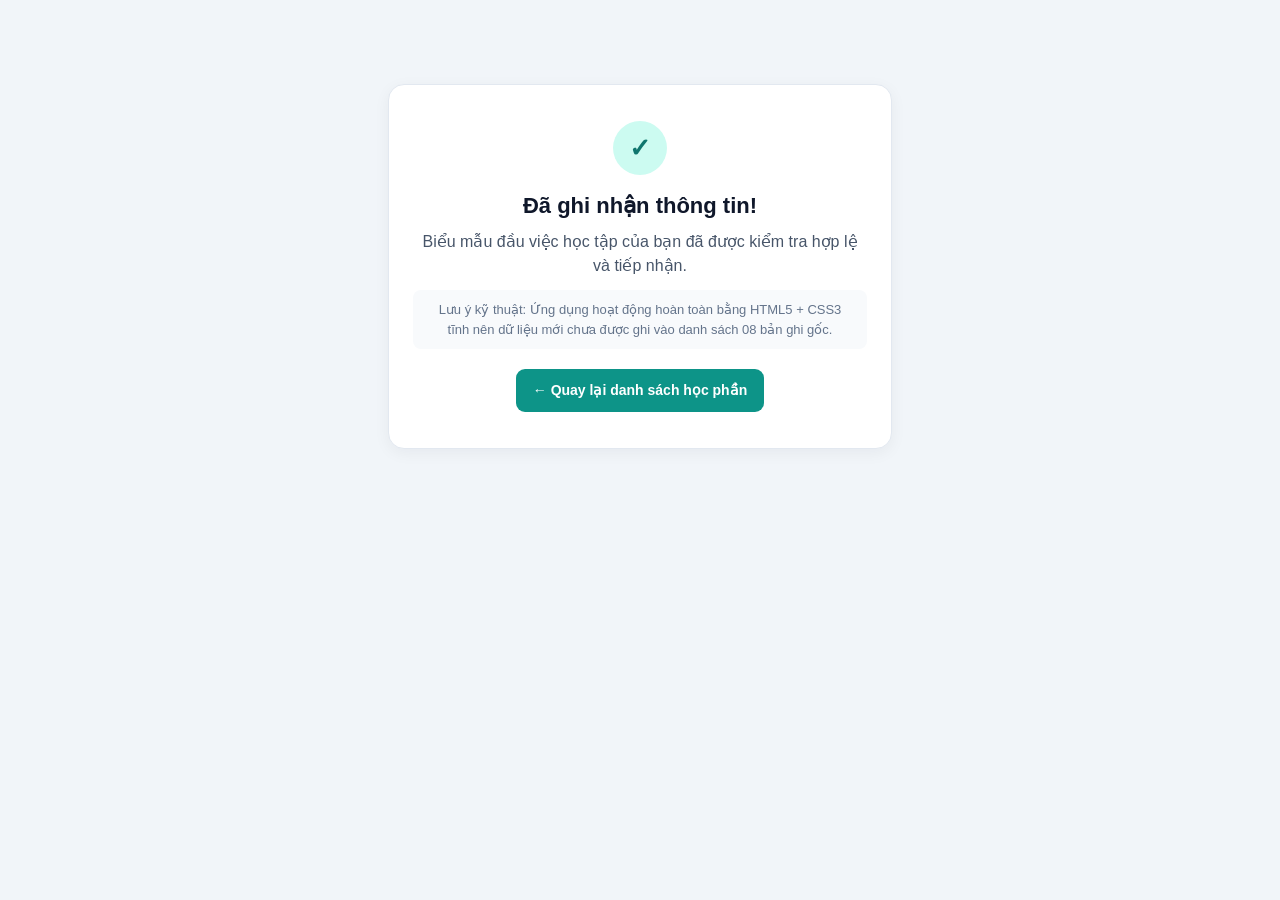
<file: StudyFlow/form-result.html>
<!DOCTYPE html>
<html lang="vi">
<head>
  <meta charset="utf-8" />
  <meta name="viewport" content="width=device-width, initial-scale=1.0" />
  <title>Đã ghi nhận thông tin — StudyFlow</title>
  <link rel="stylesheet" href="styles.css" />
</head>
<body>
  <main class="main-content" style="max-width: 560px; margin: 60px auto;">
    <section class="records-section" style="text-align: center; padding: 36px 24px;">
      <div style="width: 54px; height: 54px; border-radius: 50%; background: #ccfbf1; color: #0f766e; display: grid; place-items: center; font-size: 26px; font-weight: 800; margin: 0 auto 14px;">✓</div>
      <h1 style="margin: 0 0 8px; font-size: 22px;">Đã ghi nhận thông tin!</h1>
      <p style="color: #475569; margin: 0 0 12px;">Biểu mẫu đầu việc học tập của bạn đã được kiểm tra hợp lệ và tiếp nhận.</p>
      <p style="font-size: 13px; color: #64748b; background: #f8fafc; padding: 10px 14px; border-radius: 8px; margin: 0 0 20px;">
        Lưu ý kỹ thuật: Ứng dụng hoạt động hoàn toàn bằng HTML5 + CSS3 tĩnh nên dữ liệu mới chưa được ghi vào danh sách 08 bản ghi gốc.
      </p>
      <a href="index.html#records" class="btn btn-primary">← Quay lại danh sách học phần</a>
    </section>
  </main>
</body>
</html>
</file>
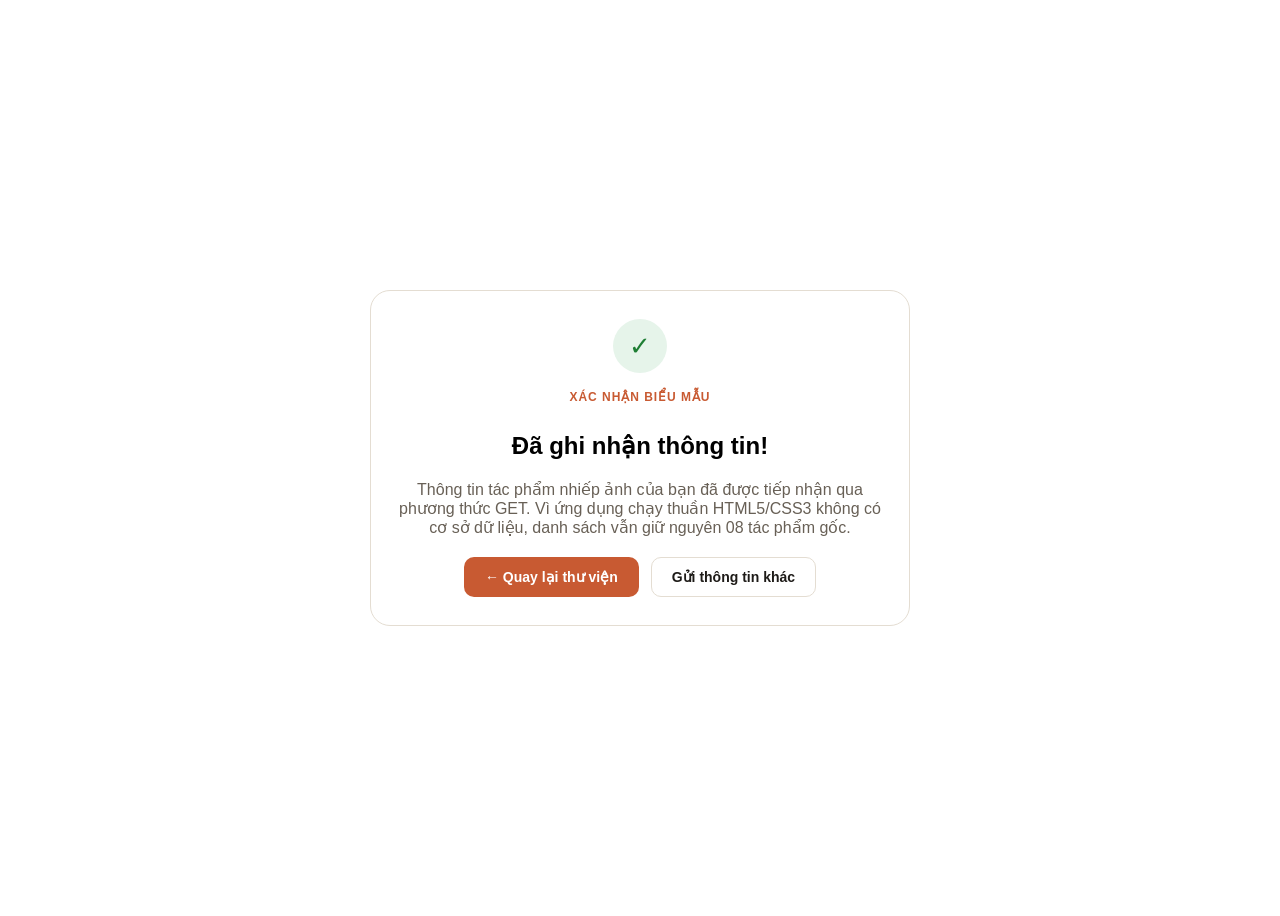
<file: Wanderlens/form-result.html>
<!DOCTYPE html>
<html lang="vi">
<head>
  <meta charset="utf-8" />
  <meta name="viewport" content="width=device-width, initial-scale=1" />
  <title>Đã ghi nhận thông tin | WanderLens</title>
  <link rel="stylesheet" href="styles.css" />
</head>
<body>
  <main class="container" style="min-height:100vh;display:grid;place-items:center;padding:24px 0;">
    <section class="form-panel" style="max-width:540px;text-align:center;">
      <div style="width:54px;height:54px;border-radius:50%;background:#e6f4ea;color:#1e7e34;display:grid;place-items:center;font-size:26px;margin:0 auto 14px;">✓</div>
      <span class="eyebrow">XÁC NHẬN BIỂU MẪU</span>
      <h1>Đã ghi nhận thông tin!</h1>
      <p style="color:var(--muted);">
        Thông tin tác phẩm nhiếp ảnh của bạn đã được tiếp nhận qua phương thức GET.
        Vì ứng dụng chạy thuần HTML5/CSS3 không có cơ sở dữ liệu, danh sách vẫn giữ nguyên 08 tác phẩm gốc.
      </p>
      <div class="hero-actions" style="justify-content:center;margin-top:20px;">
        <a class="btn btn-primary" href="index.html#gallery">← Quay lại thư viện</a>
        <a class="btn btn-ghost" href="index.html#submit-photo">Gửi thông tin khác</a>
      </div>
    </section>
  </main>
</body>
</html>
</file>
<file: StudyFlow/styles.css>
:root {
  --bg-page: #f1f5f9;
  --bg-sidebar: #0f172a;
  --bg-surface: #ffffff;
  --text-main: #0f172a;
  --text-muted: #475569;
  --primary: #0d9488;
  --primary-dark: #0f766e;
  --primary-soft: #ccfbf1;
  --border-color: #e2e8f0;
  --radius-lg: 16px;
  --radius-md: 10px;
  --shadow-card: 0 4px 16px rgba(15, 23, 42, 0.05);
}

*, *::before, *::after {
  box-sizing: border-box;
}

body {
  margin: 0;
  font-family: "Segoe UI", Tahoma, Arial, sans-serif;
  background-color: var(--bg-page);
  color: var(--text-main);
  line-height: 1.5;
}

.sr-only {
  position: absolute;
  width: 1px;
  height: 1px;
  overflow: hidden;
  clip: rect(0, 0, 0, 0);
}

/* APP SHELL 2 CỘT */
.app-shell {
  min-height: 100vh;
  display: grid;
  grid-template-columns: 260px minmax(0, 1fr);
}

.sidebar {
  background: var(--bg-sidebar);
  color: #f8fafc;
  padding: 24px 18px;
  display: flex;
  flex-direction: column;
  gap: 14px;
  position: sticky;
  top: 0;
  height: 100vh;
}

.brand {
  display: flex;
  align-items: center;
  gap: 12px;
  text-decoration: none;
  color: #ffffff;
  padding-bottom: 14px;
  border-bottom: 1px solid rgba(255, 255, 255, 0.1);
}

.brand-logo {
  width: 40px;
  height: 40px;
  border-radius: 10px;
  background: var(--primary);
  display: grid;
  place-items: center;
  font-weight: 800;
  font-size: 16px;
}

.brand-text {
  display: flex;
  flex-direction: column;
}

.brand-text small {
  font-size: 10px;
  letter-spacing: 1px;
  color: #94a3b8;
}

.nav-caption {
  margin: 8px 0 0;
  font-size: 11px;
  font-weight: 700;
  letter-spacing: 0.8px;
  color: #64748b;
}

.main-nav {
  display: flex;
  flex-direction: column;
  gap: 6px;
}

.nav-link {
  padding: 10px 12px;
  border-radius: 8px;
  color: #cbd5e1;
  text-decoration: none;
  font-size: 14px;
  font-weight: 500;
  transition: background-color 0.18s ease, color 0.18s ease;
}

.nav-link:hover, .nav-link.active {
  background: rgba(13, 148, 136, 0.2);
  color: #5eead4;
}

.sidebar-card {
  margin-top: auto;
  padding: 12px;
  border-radius: var(--radius-md);
  background: rgba(255, 255, 255, 0.06);
  display: flex;
  align-items: flex-start;
  gap: 10px;
  font-size: 12.5px;
}

.sidebar-card p {
  margin: 2px 0 0;
  color: #94a3b8;
  font-size: 11.5px;
}

.status-dot {
  width: 9px;
  height: 9px;
  border-radius: 50%;
  background: #22c55e;
  margin-top: 5px;
  flex-shrink: 0;
}

/* MAIN CONTENT */
.main-content {
  padding: 24px 28px;
  display: flex;
  flex-direction: column;
  gap: 24px;
}

.topbar {
  background: var(--bg-surface);
  padding: 18px 22px;
  border-radius: var(--radius-lg);
  border: 1px solid var(--border-color);
  box-shadow: var(--shadow-card);
  display: flex;
  justify-content: space-between;
  align-items: center;
  flex-wrap: wrap;
  gap: 12px;
}

.breadcrumb {
  font-size: 11px;
  font-weight: 700;
  color: var(--primary-dark);
  letter-spacing: 0.6px;
}

.topbar h1 {
  margin: 2px 0 0;
  font-size: 21px;
}

/* BUTTONS */
.btn {
  display: inline-flex;
  align-items: center;
  justify-content: center;
  padding: 10px 16px;
  border-radius: 9px;
  font-size: 14px;
  font-weight: 600;
  text-decoration: none;
  border: 1px solid transparent;
  cursor: pointer;
  transition: transform 0.16s ease, background-color 0.16s ease;
}

.btn-primary {
  background: var(--primary);
  color: #ffffff;
}

.btn-primary:hover, .btn-primary:focus-visible {
  background: var(--primary-dark);
  transform: translateY(-1px);
}

.btn-ghost {
  background: #ffffff;
  border-color: var(--border-color);
  color: var(--text-main);
}

/* STATS OVERVIEW */
.stats-grid {
  display: grid;
  grid-template-columns: repeat(4, minmax(0, 1fr));
  gap: 16px;
}

.stat-card {
  background: var(--bg-surface);
  padding: 18px;
  border-radius: var(--radius-lg);
  border: 1px solid var(--border-color);
  box-shadow: var(--shadow-card);
  display: flex;
  flex-direction: column;
  gap: 4px;
}

.stat-label {
  font-size: 13px;
  color: var(--text-muted);
}

.stat-value {
  font-size: 28px;
  font-weight: 800;
  color: var(--text-main);
}

.stat-sub {
  font-size: 12px;
  color: var(--text-muted);
}

.stat-card.accent-teal .stat-value { color: #0d9488; }
.stat-card.accent-amber .stat-value { color: #d97706; }
.stat-card.accent-rose .stat-value { color: #e11d48; }

/* RECORDS & CSS FILTER */
.records-section, .form-section {
  background: var(--bg-surface);
  padding: 22px;
  border-radius: var(--radius-lg);
  border: 1px solid var(--border-color);
  box-shadow: var(--shadow-card);
}

.section-head h2 {
  margin: 0 0 4px;
  font-size: 18px;
}

.section-head p {
  margin: 0 0 16px;
  color: var(--text-muted);
  font-size: 14px;
}

.filter-bar {
  display: flex;
  flex-wrap: wrap;
  gap: 8px;
  margin-bottom: 18px;
}

.filter-pill {
  padding: 8px 14px;
  border-radius: 999px;
  border: 1px solid var(--border-color);
  background: #f8fafc;
  font-size: 13px;
  font-weight: 600;
  cursor: pointer;
  user-select: none;
}

#filter-all:checked ~ .filter-bar label[for="filter-all"],
#filter-web:checked ~ .filter-bar label[for="filter-web"],
#filter-net:checked ~ .filter-bar label[for="filter-net"],
#filter-math:checked ~ .filter-bar label[for="filter-math"] {
  background: var(--primary);
  color: #ffffff;
  border-color: var(--primary);
}

#filter-web:checked ~ .records-grid .record-card:not([data-group="lap-trinh-web"]),
#filter-net:checked ~ .records-grid .record-card:not([data-group="mang-he-thong"]),
#filter-math:checked ~ .records-grid .record-card:not([data-group="toan-giai-thuat"]) {
  display: none;
}

.records-grid {
  display: grid;
  grid-template-columns: repeat(auto-fit, minmax(250px, 1fr));
  gap: 16px;
}

.record-card {
  border: 1px solid var(--border-color);
  border-radius: var(--radius-md);
  padding: 16px;
  background: #ffffff;
  display: flex;
  flex-direction: column;
  gap: 10px;
  transition: transform 0.18s ease, box-shadow 0.18s ease;
}

.record-card:hover {
  transform: translateY(-2px);
  box-shadow: 0 8px 20px rgba(15, 23, 42, 0.08);
}

.card-top {
  display: flex;
  justify-content: space-between;
  align-items: center;
  gap: 8px;
}

.code-tag {
  font-weight: 800;
  font-size: 12px;
  color: var(--text-muted);
}

.group-badge {
  font-size: 11.5px;
  font-weight: 700;
  padding: 3px 9px;
  border-radius: 6px;
}

.badge-web { background: #ccfbf1; color: #0f766e; }
.badge-net { background: #dbeafe; color: #1d4ed8; }
.badge-math { background: #fef3c7; color: #b45309; }

.record-card h3 {
  margin: 0;
  font-size: 15.5px;
  line-height: 1.4;
}

.card-meta {
  margin: 0;
  font-size: 13px;
  color: var(--text-muted);
}

.progress-wrap {
  margin-top: auto;
}

.progress-info {
  display: flex;
  justify-content: space-between;
  font-size: 12px;
  font-weight: 600;
  margin-bottom: 5px;
}

.progress-bar {
  height: 7px;
  border-radius: 999px;
  background: #e2e8f0;
  overflow: hidden;
}

.progress-bar span {
  display: block;
  height: 100%;
  background: var(--primary);
}

.progress-bar.done span { background: #16a34a; }
.progress-bar.warn span { background: #ea580c; }

.btn-detail {
  margin-top: 6px;
  text-decoration: none;
  font-size: 13px;
  font-weight: 600;
  color: var(--primary-dark);
}

/* FORM */
.form-grid {
  display: grid;
  grid-template-columns: repeat(2, minmax(0, 1fr));
  gap: 14px;
}

.form-group {
  display: flex;
  flex-direction: column;
  gap: 6px;
}

.form-group.full-span {
  grid-column: 1 / -1;
}

.form-group label {
  font-size: 13.5px;
  font-weight: 600;
}

.form-group input,
.form-group select,
.form-group textarea {
  width: 100%;
  padding: 10px 12px;
  border: 1px solid #cbd5e1;
  border-radius: 8px;
  font-family: inherit;
  font-size: 14px;
}

.form-group input:focus-visible,
.form-group select:focus-visible,
.form-group textarea:focus-visible {
  outline: 2px solid var(--primary);
  border-color: var(--primary);
}

.form-actions {
  margin-top: 16px;
  display: flex;
  justify-content: flex-end;
  gap: 10px;
}

.site-footer {
  text-align: center;
  font-size: 13px;
  color: var(--text-muted);
  padding-bottom: 12px;
}

/* MODAL :TARGET */
.modal {
  display: none;
  position: fixed;
  inset: 0;
  z-index: 100;
  background: rgba(15, 23, 42, 0.55);
  align-items: center;
  justify-content: center;
  padding: 16px;
}

.modal:target {
  display: flex;
}

.modal-backdrop {
  position: absolute;
  inset: 0;
}

.modal-box {
  position: relative;
  z-index: 1;
  background: #ffffff;
  max-width: 480px;
  width: 100%;
  border-radius: var(--radius-lg);
  padding: 24px;
  box-shadow: 0 20px 40px rgba(0, 0, 0, 0.2);
}

.modal-close {
  position: absolute;
  top: 14px;
  right: 16px;
  text-decoration: none;
  font-size: 22px;
  color: var(--text-muted);
}

/* RESPONSIVE */
@media (max-width: 1024px) {
  .stats-grid {
    grid-template-columns: repeat(2, minmax(0, 1fr));
  }
}

@media (max-width: 768px) {
  .app-shell {
    display: block;
  }
  .sidebar {
    position: static;
    height: auto;
  }
  .main-nav {
    flex-direction: row;
    overflow-x: auto;
  }
  .nav-link {
    white-space: nowrap;
  }
  .main-content {
    padding: 16px;
  }
  .stats-grid, .form-grid {
    grid-template-columns: 1fr;
  }
}
</file>
<file: Wanderlens/styles.css>
:root {
  --bg: #faf7f2;
  --surface: #ffffff;
  --surface-alt: #f2ece1;
  --ink: #1e1b18;
  --muted: #686056;
  --line: #e4ddd2;
  --accent: #c85a32;
  --accent-dark: #a64420;
  --radius: 16px;
  --shadow: 0 14px 34px rgba(30, 27, 24, 0.06);
}

* {
  box-sizing: border-box;
}

html {
  scroll-behavior: smooth;
}

/* Dùng font hệ thống hỗ trợ đầy đủ dấu tiếng Việt khi chạy Offline */
body {
  font-family: "Segoe UI", Tahoma, Arial, sans-serif;
}

h1, h2, h3, .card-title {
  font-family: "Segoe UI", Tahoma, Arial, sans-serif;
}
img {
  display: block;
  max-width: 100%;
}

.container {
  width: min(1180px, 92%);
  margin-inline: auto;
}

/* TOP STICKY HEADER */
.site-header {
  position: sticky;
  top: 0;
  z-index: 30;
  background: rgba(250, 247, 242, 0.92);
  backdrop-filter: blur(8px);
  border-bottom: 1px solid var(--line);
}

.header-inner {
  min-height: 70px;
  display: flex;
  align-items: center;
  justify-content: space-between;
  gap: 16px;
}

.brand {
  display: inline-flex;
  align-items: center;
  gap: 10px;
  text-decoration: none;
  color: var(--ink);
  font-size: 20px;
}

.brand-mark {
  width: 34px;
  height: 34px;
  border-radius: 10px;
  background: var(--accent);
  color: #fff;
  display: grid;
  place-items: center;
  font-size: 16px;
}

.main-nav {
  display: flex;
  gap: 24px;
}

.main-nav a {
  text-decoration: none;
  color: var(--muted);
  font-weight: 600;
  font-size: 15px;
}

.main-nav a:hover,
.main-nav a:focus-visible {
  color: var(--accent);
}

.header-status {
  display: flex;
  align-items: center;
  gap: 12px;
}

.offline-pill {
  display: inline-flex;
  align-items: center;
  gap: 7px;
  padding: 6px 12px;
  border-radius: 999px;
  background: var(--surface);
  border: 1px solid var(--line);
  font-size: 13px;
  color: var(--muted);
}

.dot {
  width: 8px;
  height: 8px;
  border-radius: 50%;
  background: #2f855a;
}

/* BUTTONS */
.btn {
  display: inline-flex;
  align-items: center;
  justify-content: center;
  gap: 8px;
  padding: 11px 20px;
  border-radius: 10px;
  font-weight: 600;
  font-size: 14px;
  text-decoration: none;
  border: 1px solid transparent;
  cursor: pointer;
  transition: background 0.2s, transform 0.2s;
}

.btn-sm {
  padding: 8px 14px;
}

.btn-primary {
  background: var(--accent);
  color: #fff;
}

.btn-primary:hover {
  background: var(--accent-dark);
  transform: translateY(-1px);
}

.btn-ghost {
  background: var(--surface);
  color: var(--ink);
  border-color: var(--line);
}

.btn-ghost:hover {
  border-color: var(--accent);
}

/* SPLIT HERO */
.hero {
  margin-top: 28px;
  padding: 40px;
  background: var(--surface);
  border: 1px solid var(--line);
  border-radius: 22px;
  box-shadow: var(--shadow);
  display: grid;
  grid-template-columns: 1.35fr 1fr;
  gap: 32px;
  align-items: center;
}

.eyebrow {
  display: inline-block;
  font-size: 12px;
  font-weight: 700;
  letter-spacing: 0.08em;
  color: var(--accent);
  margin-bottom: 8px;
}

.hero h1 {
  font-size: clamp(28px, 3.4vw, 42px);
}

.hero p {
  color: var(--muted);
  margin: 12px 0 22px;
}

.hero-actions {
  display: flex;
  flex-wrap: wrap;
  gap: 12px;
}

.hero-stats {
  display: grid;
  grid-template-columns: repeat(2, minmax(0, 1fr));
  gap: 14px;
}

.stat-box {
  padding: 20px;
  border-radius: 14px;
  background: var(--bg);
  border: 1px solid var(--line);
}

.stat-box strong {
  display: block;
  font-size: 28px;
  font-family: Georgia, serif;
  color: var(--ink);
}

.stat-box span {
  font-size: 13px;
  color: var(--muted);
}

.stat-highlight {
  background: var(--surface-alt);
}

/* SECTION & RADIO FILTER */
.section-block {
  margin-top: 48px;
}

.section-heading {
  display: flex;
  justify-content: space-between;
  align-items: flex-end;
  gap: 16px;
  margin-bottom: 18px;
}

.section-note {
  margin: 0;
  color: var(--muted);
  font-size: 14px;
}

.filter-radio {
  position: absolute;
  opacity: 0;
  pointer-events: none;
}

.filter-tabs {
  display: flex;
  flex-wrap: wrap;
  gap: 8px;
  border-bottom: 1px solid var(--line);
  margin-bottom: 24px;
}

.filter-tabs label {
  padding: 10px 16px;
  font-weight: 600;
  font-size: 14px;
  color: var(--muted);
  cursor: pointer;
  border-bottom: 3px solid transparent;
  margin-bottom: -1px;
}

#f-all:checked ~ .filter-tabs label[for="f-all"],
#f-arch:checked ~ .filter-tabs label[for="f-arch"],
#f-street:checked ~ .filter-tabs label[for="f-street"],
#f-heritage:checked ~ .filter-tabs label[for="f-heritage"],
#f-coast:checked ~ .filter-tabs label[for="f-coast"] {
  color: var(--accent);
  border-bottom-color: var(--accent);
}

#f-arch:checked ~ .photo-grid .photo-card:not(.cat-arch),
#f-street:checked ~ .photo-grid .photo-card:not(.cat-street),
#f-heritage:checked ~ .photo-grid .photo-card:not(.cat-heritage),
#f-coast:checked ~ .photo-grid .photo-card:not(.cat-coast) {
  display: none;
}

/* PHOTO GRID (3 COLUMNS, 4:3 ASPECT) */
.photo-grid {
  display: grid;
  grid-template-columns: repeat(3, minmax(0, 1fr));
  gap: 22px;
}

.photo-card {
  background: var(--surface);
  border: 1px solid var(--line);
  border-radius: var(--radius);
  overflow: hidden;
  box-shadow: var(--shadow);
  transition: transform 0.22s ease;
}

.photo-card:hover {
  transform: translateY(-4px);
}

.thumb-link {
  position: relative;
  display: block;
  aspect-ratio: 4 / 3;
  overflow: hidden;
}

.thumb-link img {
  width: 100%;
  height: 100%;
  object-fit: cover;
}

.exif-badge {
  position: absolute;
  right: 12px;
  bottom: 12px;
  padding: 4px 10px;
  border-radius: 8px;
  background: rgba(30, 27, 24, 0.78);
  color: #fff;
  font-size: 12px;
}

.card-body {
  padding: 16px;
  display: flex;
  justify-content: space-between;
  align-items: center;
  gap: 12px;
}

.cat-label {
  font-size: 11px;
  font-weight: 700;
  text-transform: uppercase;
  color: var(--accent);
}

.card-body h3 {
  font-size: 18px;
  margin: 2px 0 4px;
}

.location {
  margin: 0;
  font-size: 13px;
  color: var(--muted);
}

.dl-btn {
  width: 36px;
  height: 36px;
  border-radius: 10px;
  border: 1px solid var(--line);
  display: grid;
  place-items: center;
  text-decoration: none;
  color: var(--ink);
  font-weight: 700;
  flex-shrink: 0;
}

.dl-btn:hover {
  background: var(--accent);
  color: #fff;
  border-color: var(--accent);
}

/* CURATED COLLECTIONS */
.curated-grid {
  display: grid;
  grid-template-columns: repeat(4, minmax(0, 1fr));
  gap: 16px;
}

.curated-card {
  padding: 20px;
  background: var(--surface);
  border: 1px solid var(--line);
  border-radius: var(--radius);
  text-decoration: none;
  color: var(--ink);
}

.curated-card:hover {
  border-color: var(--accent);
}

.curated-num {
  font-size: 12px;
  font-weight: 700;
  color: var(--accent);
}

.curated-card h3 {
  margin-top: 8px;
  font-size: 18px;
}

.curated-card p {
  margin: 6px 0 0;
  font-size: 14px;
  color: var(--muted);
}

/* 2-COLUMN FORM */
.submit-layout {
  display: grid;
  grid-template-columns: 1.4fr 1fr;
  gap: 24px;
  align-items: start;
}

.form-panel,
.guide-panel {
  background: var(--surface);
  border: 1px solid var(--line);
  border-radius: 20px;
  padding: 28px;
}

.form-desc {
  color: var(--muted);
  margin-top: 0;
}

.editorial-form {
  display: flex;
  flex-direction: column;
  gap: 16px;
}

.form-row {
  display: grid;
  grid-template-columns: repeat(2, minmax(0, 1fr));
  gap: 14px;
}

.field {
  display: flex;
  flex-direction: column;
  gap: 6px;
}

.field label {
  font-size: 14px;
  font-weight: 600;
}

.req {
  color: var(--accent);
}

input[type="text"],
input[type="date"],
input[type="file"],
select,
textarea {
  width: 100%;
  padding: 10px 12px;
  border: 1px solid var(--line);
  border-radius: 10px;
  font: inherit;
  font-size: 14px;
  background: var(--bg);
}

.radio-group {
  border: 1px solid var(--line);
  border-radius: 12px;
  padding: 12px 16px;
  display: flex;
  flex-wrap: wrap;
  gap: 18px;
}

.radio-group legend {
  font-size: 13px;
  font-weight: 600;
  padding-inline: 6px;
}

.form-buttons {
  display: flex;
  flex-wrap: wrap;
  gap: 12px;
}

.guide-panel ul {
  padding-left: 18px;
  color: var(--muted);
  display: flex;
  flex-direction: column;
  gap: 10px;
}

/* SPLIT INSPECTOR MODAL (:target) */
.modal {
  display: none;
  position: fixed;
  inset: 0;
  z-index: 60;
  padding: 20px;
  align-items: center;
  justify-content: center;
}

.modal:target {
  display: flex;
}

.modal-backdrop {
  position: fixed;
  inset: 0;
  background: rgba(20, 18, 15, 0.72);
}

.modal-card {
  position: relative;
  z-index: 2;
  width: min(920px, 100%);
  background: var(--surface);
  border-radius: 20px;
  overflow: hidden;
  display: grid;
  grid-template-columns: 1.35fr 1fr;
  box-shadow: 0 24px 60px rgba(0, 0, 0, 0.35);
}

.modal-close {
  position: absolute;
  top: 14px;
  right: 14px;
  width: 36px;
  height: 36px;
  border-radius: 50%;
  background: var(--bg);
  color: var(--ink);
  text-decoration: none;
  display: grid;
  place-items: center;
  font-size: 22px;
  font-weight: 700;
}

.modal-media {
  background: #1a1816;
  display: grid;
  place-items: center;
}

.modal-media img {
  width: 100%;
  height: 100%;
  object-fit: cover;
}

.modal-info {
  padding: 28px;
  display: flex;
  flex-direction: column;
  justify-content: center;
}

.modal-desc {
  color: var(--muted);
  font-size: 14px;
}

.exif-list {
  display: grid;
  grid-template-columns: 95px 1fr;
  gap: 8px;
  font-size: 14px;
  margin: 16px 0 22px;
  padding-top: 14px;
  border-top: 1px solid var(--line);
}

.exif-list dt {
  color: var(--muted);
  font-weight: 600;
}

.exif-list dd {
  margin: 0;
  font-weight: 600;
}

.site-footer {
  margin-top: 60px;
  border-top: 1px solid var(--line);
  padding: 24px 0;
  color: var(--muted);
  font-size: 14px;
}

.footer-inner {
  display: flex;
  justify-content: space-between;
  flex-wrap: wrap;
  gap: 12px;
}

/* RESPONSIVE BREAKPOINTS */
@media (max-width: 960px) {
  .hero,
  .submit-layout,
  .modal-card {
    grid-template-columns: 1fr;
  }
  .photo-grid,
  .curated-grid {
    grid-template-columns: repeat(2, minmax(0, 1fr));
  }
}

@media (max-width: 640px) {
  .main-nav,
  .offline-pill {
    display: none;
  }
  .hero {
    padding: 24px;
  }
  .photo-grid,
  .curated-grid,
  .form-row,
  .hero-stats {
    grid-template-columns: 1fr;
  }
}
</file>
